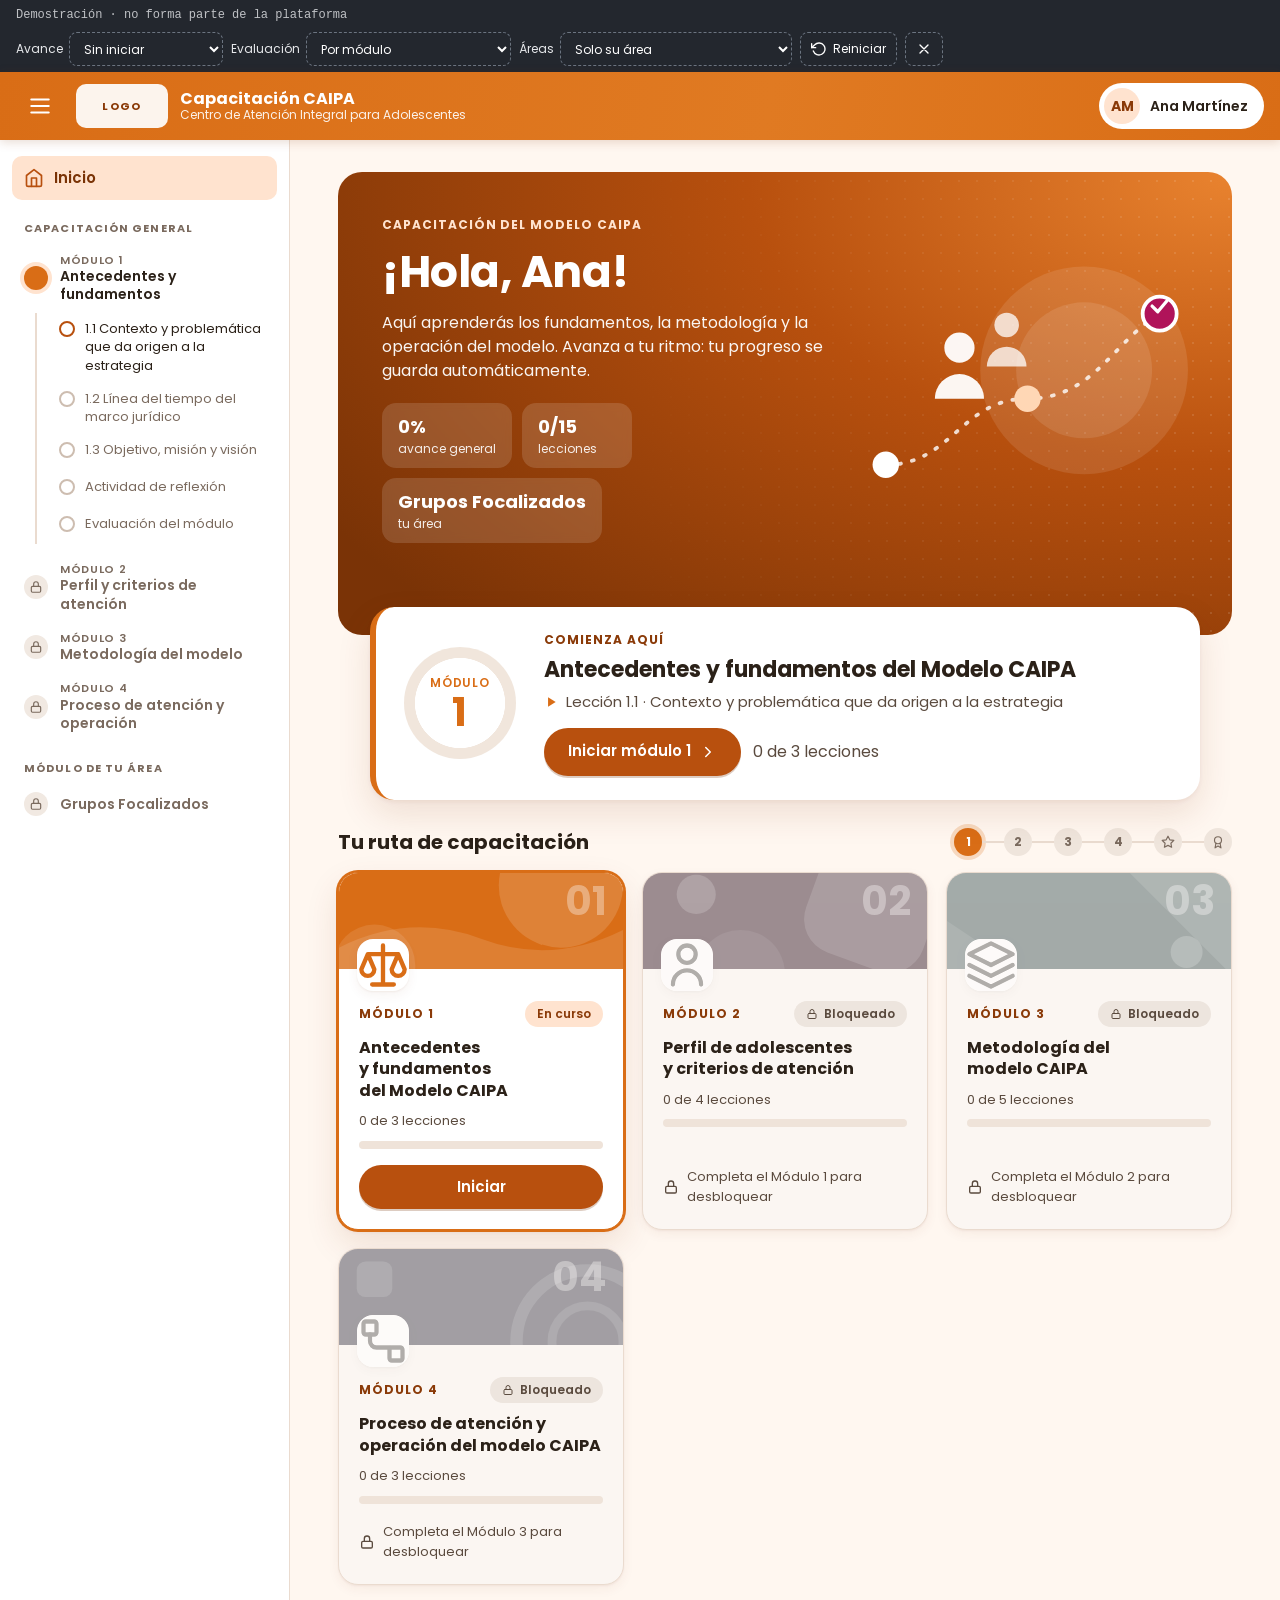
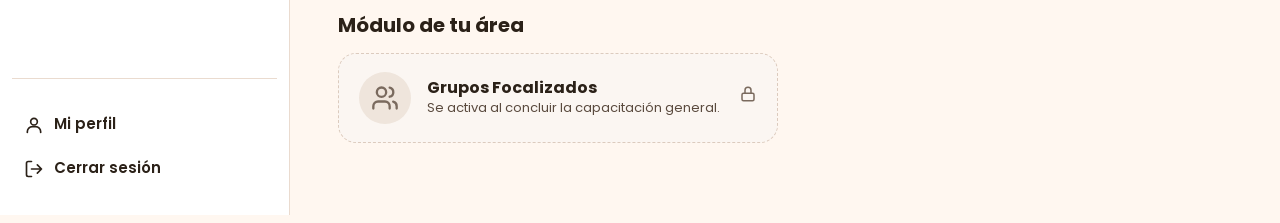
<file: index.html>
<!DOCTYPE html>
<html lang="es">
<head>
  <meta charset="utf-8">
  <meta http-equiv="refresh" content="0; url=prototipo/">
  <title>Capacitación CAIPA</title>
</head>
<body>
  <p>Abriendo el prototipo… <a href="prototipo/">Entrar</a></p>
</body>
</html>
</file>
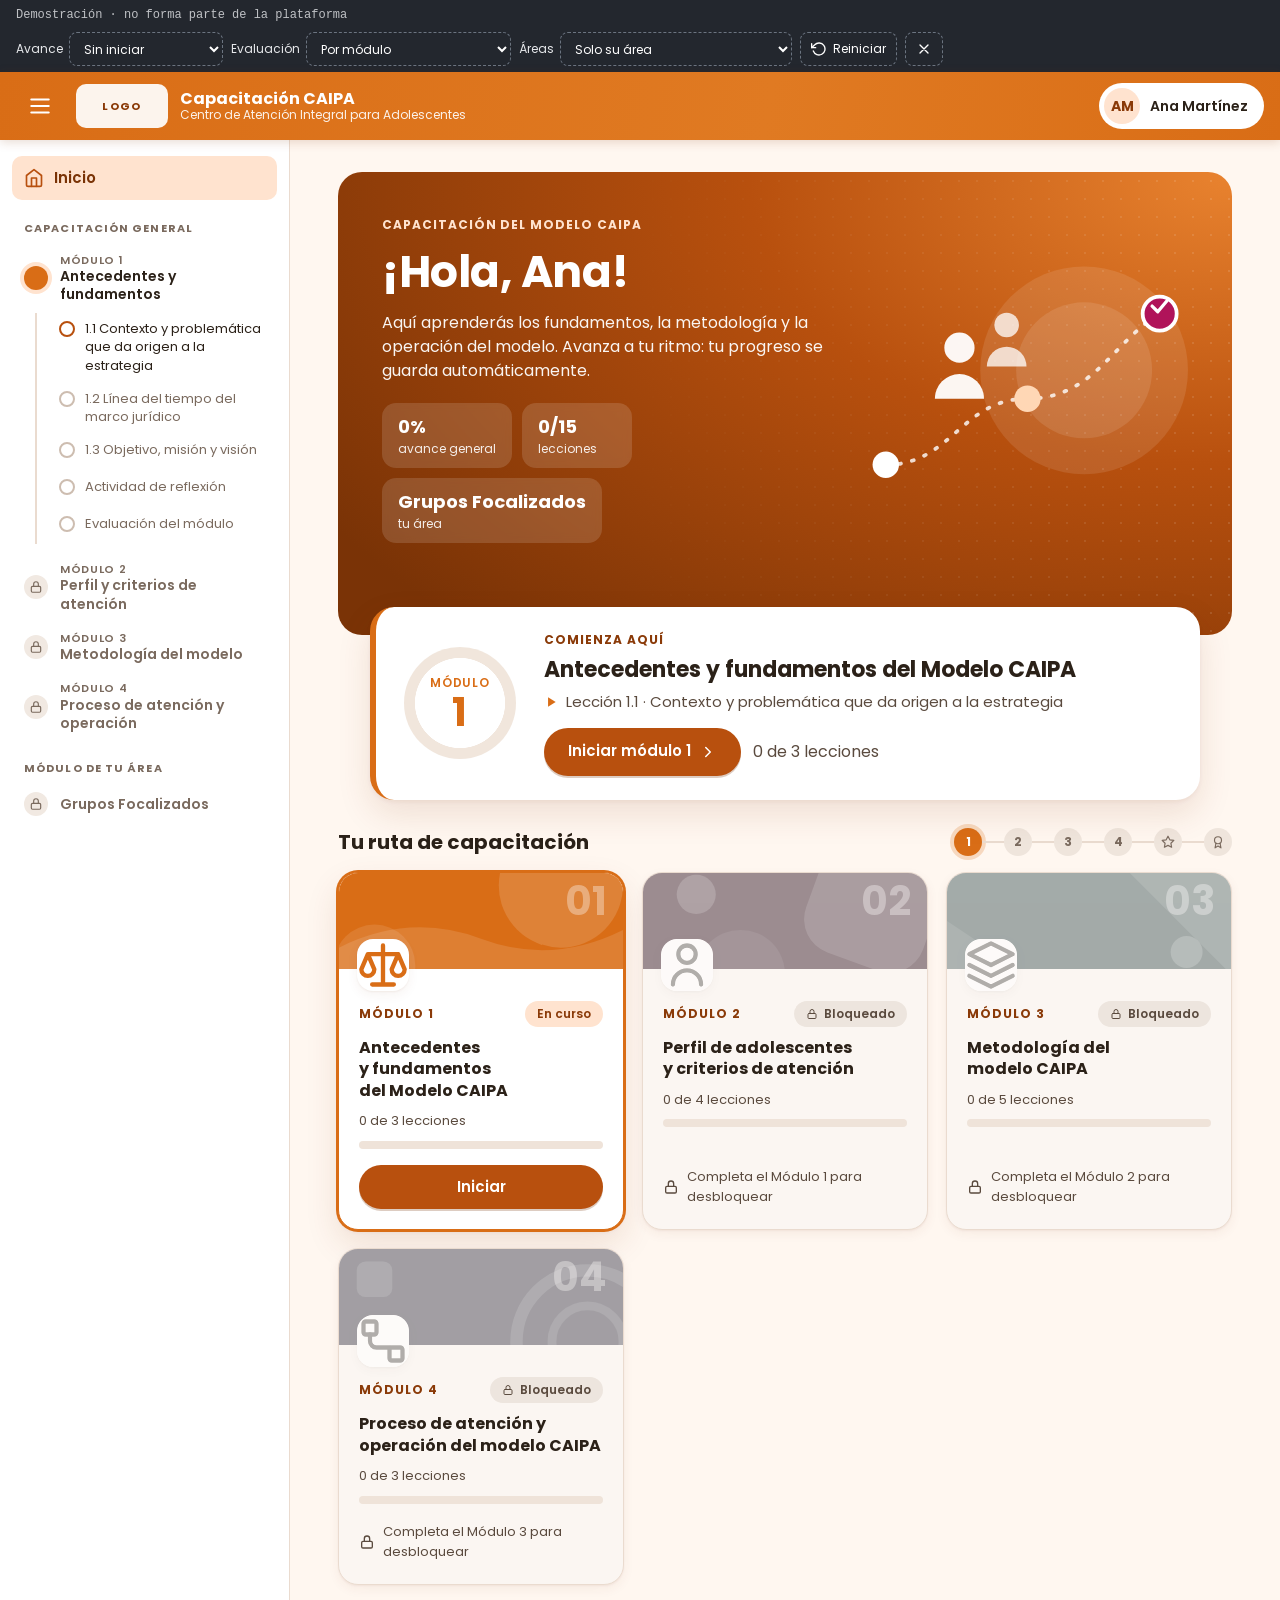
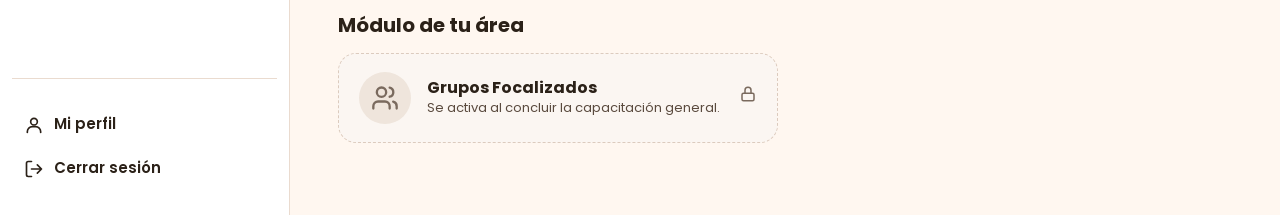
<file: prototipo/index.html>
<!DOCTYPE html>
<html lang="es">
<head>
  <meta charset="utf-8">
  <meta name="viewport" content="width=device-width, initial-scale=1">
  <title>Capacitación CAIPA</title>
  <link rel="preconnect" href="https://fonts.googleapis.com">
  <link rel="preconnect" href="https://fonts.gstatic.com" crossorigin>
  <link href="https://fonts.googleapis.com/css2?family=Poppins:wght@400;500;600;700&display=swap" rel="stylesheet">
  <link rel="stylesheet" href="estilos.css">
</head>
<body>
  <div id="app"></div>
  <div id="aviso" class="aviso" role="status" aria-live="polite"></div>
  <script src="contenido.js"></script>
  <script src="app.js"></script>
</body>
</html>
</file>
<file: prototipo/estilos.css>
/* =====================================================================
   ESTILOS · Plataforma de Capacitación CAIPA
   Paleta basada en el diseño de Tabata (naranja institucional) con
   acentos por módulo para dar ritmo sin perder sobriedad.
   ===================================================================== */
:root {
  --naranja-800: #7A3306;
  --naranja-700: #8A3A08;
  --naranja-600: #B8500E;
  --naranja-500: #D96D16;
  --naranja-300: #F2A35E;
  --naranja-100: #FFE3CF;
  --crema: #FFF7F0;
  --crema-2: #FBEFE5;
  --blanco: #FFFFFF;
  --tinta: #2B2118;
  --tinta-2: #5A4A3E;
  --tinta-3: #7A6A5E;
  --borde: #EADBCF;
  --magenta: #B0135A;
  --magenta-100: #FCE4EF;
  --verde: #2E7D46;
  --verde-800: #1D5A30;
  --verde-100: #E5F3E9;
  --error-100: #FDE8EE;
  --error-800: #8E0F37;
  --sombra-1: 0 1px 2px rgba(122, 52, 8, .06), 0 4px 12px rgba(122, 52, 8, .06);
  --sombra-2: 0 2px 4px rgba(122, 52, 8, .06), 0 14px 34px rgba(122, 52, 8, .12);
  --r-s: 10px; --r-m: 16px; --r-l: 24px;
  --ease: cubic-bezier(.2, .8, .2, 1);
  --menu-w: 290px;
}

* { box-sizing: border-box; }
html { -webkit-text-size-adjust: 100%; }
body {
  margin: 0; background: var(--crema); color: var(--tinta);
  font-family: 'Poppins', 'Segoe UI', system-ui, sans-serif; font-size: 16px; line-height: 1.5;
  -webkit-font-smoothing: antialiased;
}
button, select, textarea { font: inherit; color: inherit; }
button { cursor: pointer; }
button:disabled { cursor: default; }
:focus-visible { outline: 3px solid var(--naranja-300); outline-offset: 2px; border-radius: 6px; }
h1, h2, h3 { margin: 0; line-height: 1.2; text-wrap: balance; }
p { margin: 0; }
.ic { flex: none; }
.muted { color: var(--tinta-2); }
.small { font-size: 13px; }
.eyebrow { font-size: 12px; font-weight: 700; letter-spacing: .08em; text-transform: uppercase; color: var(--naranja-700); }
.eyebrow.claro { color: #FFE3CF; }
.der { display: flex; justify-content: flex-end; }

/* ---------- Botones ---------- */
.btn {
  display: inline-flex; align-items: center; justify-content: center; gap: 8px;
  min-height: 48px; padding: 0 24px; border: 0; border-radius: 999px;
  background: var(--naranja-600); color: #fff; font-size: 15px; font-weight: 600;
  transition: background .15s, transform .15s var(--ease), box-shadow .15s;
  box-shadow: 0 2px 0 rgba(122, 52, 8, .25);
}
.btn:hover:not(:disabled) { background: var(--naranja-700); }
.btn:active:not(:disabled) { transform: scale(.97); }
.btn.sec { background: var(--blanco); color: var(--naranja-700); box-shadow: inset 0 0 0 1.5px var(--naranja-600); }
.btn.sec:hover:not(:disabled) { background: var(--crema); }
.btn.verde { background: var(--verde); box-shadow: 0 2px 0 rgba(29, 90, 48, .3); }
.btn.verde:hover:not(:disabled) { background: var(--verde-800); }
.btn.full { width: 100%; }
.btn.sm { min-height: 40px; padding: 0 16px; font-size: 14px; }
.btn:disabled { opacity: .45; }
.btns { display: flex; flex-wrap: wrap; align-items: center; gap: 12px; }
.btns.centro { justify-content: center; }
.link { display: inline-flex; align-items: center; gap: 4px; min-height: 44px; padding: 0 10px 0 4px; border: 0; background: none; color: var(--naranja-700); font-weight: 600; font-size: 14px; border-radius: 8px; }
.link:hover { background: var(--naranja-100); }
.icon-btn { width: 48px; height: 48px; display: grid; place-items: center; border: 0; border-radius: 12px; background: transparent; color: #fff; }
.icon-btn:hover { background: rgba(255, 255, 255, .15); }

/* ---------- Chips ---------- */
.chip { display: inline-flex; align-items: center; gap: 6px; padding: 4px 12px; border-radius: 999px; font-size: 12px; font-weight: 600; white-space: nowrap; }
.chip-ok { background: var(--verde-100); color: var(--verde-800); }
.chip-cur { background: var(--naranja-100); color: var(--naranja-700); }
.chip-off { background: #EDE5DE; color: var(--tinta-2); }
.chip-mod { background: color-mix(in srgb, var(--mc, var(--naranja-500)) 14%, white); color: color-mix(in srgb, var(--mc, var(--naranja-600)) 80%, black); font-size: 13px; }
.chip-mag { background: var(--magenta-100); color: var(--magenta); font-size: 13px; }

.barra { height: 8px; border-radius: 999px; background: #EFE3D9; overflow: hidden; }
.barra > div { height: 100%; border-radius: inherit; background: var(--naranja-500); transition: width .6s var(--ease); }

.anillo {
  flex: none; border-radius: 50%; display: grid; place-content: center; text-align: center;
  background: radial-gradient(closest-side, var(--blanco) 80%, transparent 81%), conic-gradient(var(--c) calc(var(--p) * 1%), #F1E6DC 0);
  color: var(--c); animation: giro .9s var(--ease) both;
}
.anillo b { font-size: 40px; line-height: 1; font-weight: 700; }
.anillo small { font-size: 12px; font-weight: 600; text-transform: uppercase; letter-spacing: .06em; }
@property --p { syntax: '<number>'; inherits: true; initial-value: 0; }
@keyframes giro { from { --p: 0; } }

/* ---------- Demo ---------- */
.demo { background: #23272E; color: #E6E8EB; padding: 6px 16px; display: flex; flex-wrap: wrap; align-items: center; justify-content: space-between; gap: 8px 16px; font-size: 12px; }
.demo-t { font-family: ui-monospace, Consolas, monospace; opacity: .8; }
.demo-c { display: flex; flex-wrap: wrap; gap: 8px; align-items: center; }
.demo button, .demo select { min-height: 34px; padding: 0 10px; border: 1px dashed #6B7480; border-radius: 8px; background: transparent; color: #fff; font-size: 12px; display: inline-flex; align-items: center; gap: 6px; }
.demo select option { color: #000; }
.demo-sel { display: inline-flex; align-items: center; gap: 6px; }
.demo-mini { position: fixed; z-index: 60; left: 12px; bottom: 12px; padding: 8px 12px; border: 0; border-radius: 999px; background: #23272E; color: #fff; font-size: 12px; opacity: .7; }
.demo-mini:hover { opacity: 1; }

/* ---------- Encabezado ---------- */
.top {
  position: sticky; top: 0; z-index: 40;
  display: flex; align-items: center; gap: 12px; padding: 10px 16px;
  background: linear-gradient(100deg, var(--naranja-500), #E07A22 60%, var(--naranja-500));
  box-shadow: 0 2px 10px rgba(122, 52, 8, .18);
}
.logo { display: flex; align-items: center; gap: 12px; min-width: 0; }
.logo-slot { flex: none; width: 92px; height: 44px; border-radius: 10px; background: rgba(255, 255, 255, .92); color: var(--naranja-700); display: grid; place-items: center; font-size: 11px; font-weight: 700; letter-spacing: .12em; }
.logo-txt { display: flex; flex-direction: column; color: #fff; line-height: 1.2; min-width: 0; }
.logo-txt b { font-size: 16px; }
.logo-txt small { font-size: 12px; opacity: .9; white-space: nowrap; overflow: hidden; text-overflow: ellipsis; }
.usuario { margin-left: auto; display: flex; align-items: center; gap: 10px; padding: 5px 16px 5px 5px; border-radius: 999px; background: #fff; }
.avatar { width: 36px; height: 36px; border-radius: 50%; display: grid; place-items: center; background: var(--naranja-100); color: var(--naranja-700); font-weight: 700; font-size: 14px; }
.u-nom { font-weight: 600; font-size: 14px; }

/* ---------- Marco y menú lateral ---------- */
.marco { display: flex; align-items: flex-start; min-height: calc(100vh - 68px); }
.lateral {
  width: var(--menu-w); flex: none; align-self: stretch;
  background: var(--blanco); border-right: 1px solid var(--borde);
  padding: 16px 12px 24px; display: none; flex-direction: column; gap: 2px;
}
.lateral.abierto { display: flex; }
.velo { display: none; }
.n-home, .n-link { display: flex; align-items: center; gap: 10px; min-height: 44px; padding: 0 12px; border: 0; border-radius: var(--r-s); background: none; font-weight: 600; font-size: 15px; text-align: left; color: var(--tinta); }
.n-home:hover, .n-link:hover { background: var(--crema); }
.n-home.viendo { background: var(--naranja-100); color: var(--naranja-800); }
.n-home .ic { color: var(--naranja-600); }
.n-cap { margin: 18px 12px 6px; font-size: 11px; font-weight: 700; letter-spacing: .1em; text-transform: uppercase; color: var(--tinta-3); }
.n-mod-t { width: 100%; display: flex; align-items: center; gap: 12px; padding: 8px 12px; border: 0; border-radius: var(--r-s); background: none; text-align: left; font-size: 14px; font-weight: 600; line-height: 1.3; color: var(--tinta); }
.n-mod-t small { display: block; font-size: 11px; font-weight: 600; color: var(--tinta-3); text-transform: uppercase; letter-spacing: .06em; }
button.n-mod-t:hover:not(:disabled) { background: var(--crema); }
.n-mod.bloq .n-mod-t { color: var(--tinta-3); }
.n-est { flex: none; width: 24px; height: 24px; border-radius: 50%; display: grid; place-items: center; background: #F1E9E2; color: var(--tinta-3); }
.n-est.ok { background: var(--verde-100); color: var(--verde); }
.n-est.cur { background: var(--naranja-500); box-shadow: 0 0 0 4px var(--naranja-100); }
.n-sub { display: flex; flex-direction: column; gap: 1px; margin: 2px 0 8px 23px; padding-left: 12px; border-left: 2px solid var(--borde); }
.n-item { display: flex; align-items: flex-start; gap: 10px; min-height: 36px; padding: 7px 10px; border: 0; border-radius: 8px; background: none; text-align: left; font-size: 13px; line-height: 1.4; color: var(--tinta); }
.n-item:hover:not(:disabled) { background: var(--crema); }
.n-item.viendo { background: var(--naranja-100); font-weight: 600; }
.n-item.off { color: var(--tinta-3); }
.n-dot { flex: none; width: 16px; height: 16px; margin-top: 1px; border-radius: 50%; border: 2px solid var(--naranja-600); display: grid; place-items: center; color: #fff; }
.n-item.off .n-dot { border-color: #CDBDB0; }
.n-item.hecho .n-dot { background: var(--verde); border-color: var(--verde); }
.n-item.viendo:not(.hecho) .n-dot { background: var(--naranja-600); }
.n-pie { margin-top: auto; padding-top: 24px; border-top: 1px solid var(--borde); display: flex; flex-direction: column; }

.vista { flex: 1; min-width: 0; padding: 32px clamp(16px, 4vw, 48px) 72px; animation: entra .35s var(--ease) both; }
.vista.quieta, .quieto { animation: none !important; }
.vista.quieta .anillo, .vista.quieta .ideas li { animation: none; }
@keyframes entra { from { opacity: 0; transform: translateY(8px); } }

/* ---------- Inicio ---------- */
.inicio { max-width: 1120px; margin: 0 auto; display: flex; flex-direction: column; gap: 28px; }
.hero {
  position: relative; overflow: hidden; border-radius: var(--r-l);
  background: radial-gradient(120% 140% at 100% 0%, #E9832F 0%, var(--naranja-600) 45%, var(--naranja-800) 100%);
  color: #fff; padding: clamp(24px, 4vw, 44px); padding-bottom: calc(clamp(24px, 4vw, 44px) + 48px); display: flex; align-items: center; gap: 24px;
}
.hero::after { content: ''; position: absolute; inset: 0; background-image: radial-gradient(rgba(255,255,255,.12) 1px, transparent 1.5px); background-size: 18px 18px; mask-image: linear-gradient(90deg, transparent 30%, #000); pointer-events: none; }
.hero-txt { position: relative; z-index: 1; flex: 1 1 420px; display: flex; flex-direction: column; gap: 12px; }
.hero h1 { font-size: clamp(30px, 4.4vw, 44px); font-weight: 700; letter-spacing: -.01em; }
.hero p { max-width: 52ch; opacity: .95; }
.hero-stats { display: flex; flex-wrap: wrap; gap: 10px; margin-top: 8px; }
.hero-stats div { display: flex; flex-direction: column; padding: 10px 16px; border-radius: 14px; background: rgba(255, 255, 255, .14); backdrop-filter: blur(4px); min-width: 110px; }
.hero-stats b { font-size: 18px; }
.hero-stats span { font-size: 12px; opacity: .9; }
.hero-art { position: relative; z-index: 1; flex: 0 1 340px; }
.hero-art svg { width: 100%; height: auto; display: block; }

.sigue {
  --mc: var(--naranja-500);
  display: flex; flex-wrap: wrap; align-items: center; gap: 28px;
  margin-top: -56px; margin-inline: clamp(0px, 3vw, 32px); position: relative; z-index: 2;
  background: var(--blanco); border-radius: var(--r-l); padding: 24px 28px; box-shadow: var(--sombra-2);
  border-left: 6px solid var(--mc);
}
.sigue.ok { --mc: var(--verde); }
.sigue-c { flex: 1 1 320px; display: flex; flex-direction: column; gap: 8px; min-width: 0; }
.sigue h2 { font-size: 22px; }
.sigue-next { display: flex; align-items: center; gap: 8px; color: var(--tinta-2); font-size: 15px; }
.sigue-next .ic { color: var(--mc); }
.sigue .btns { margin-top: 6px; }

.bloque { display: flex; flex-direction: column; gap: 16px; }
.bloque-h { display: flex; flex-wrap: wrap; align-items: center; justify-content: space-between; gap: 12px; }
.bloque h2 { font-size: 20px; }
.ruta { list-style: none; margin: 0; padding: 0; display: flex; align-items: center; }
.paso { display: flex; align-items: center; }
.paso + .paso::before { content: ''; width: 22px; height: 2px; background: var(--borde); }
.paso.listo + .paso::before { background: var(--verde); }
.paso span { width: 28px; height: 28px; border-radius: 50%; display: grid; place-items: center; font-size: 12px; font-weight: 700; background: #EFE5DC; color: var(--tinta-3); }
.paso.actual span { background: var(--mc, var(--naranja-500)); color: #fff; box-shadow: 0 0 0 4px color-mix(in srgb, var(--mc, var(--naranja-500)) 22%, transparent); }
.paso.listo span { background: var(--verde); color: #fff; }

.mods { display: grid; grid-template-columns: repeat(auto-fill, minmax(240px, 1fr)); gap: 18px; }
.mod { display: flex; flex-direction: column; background: var(--blanco); border-radius: 20px; overflow: hidden; box-shadow: var(--sombra-1); border: 1px solid var(--borde); transition: transform .2s var(--ease), box-shadow .2s; }
.mod:not(.bloq):hover { transform: translateY(-3px); box-shadow: var(--sombra-2); }
.mod.actual { border-color: var(--mc); box-shadow: 0 0 0 2px var(--mc), var(--sombra-2); }
.mod-cover { position: relative; height: 96px; color: #fff; }
.mod-cover svg { width: 100%; height: 100%; display: block; }
.mod-ic { position: absolute; left: 18px; bottom: -22px; width: 52px; height: 52px; border-radius: 16px; background: var(--blanco); color: var(--mc); display: grid; place-items: center; box-shadow: var(--sombra-1); }
.mod-num { position: absolute; right: 16px; top: 8px; font-size: 40px; font-weight: 700; color: rgba(255, 255, 255, .35); line-height: 1; }
.mod-body { flex: 1; display: flex; flex-direction: column; gap: 10px; padding: 32px 20px 20px; }
.mod-top { display: flex; align-items: center; justify-content: space-between; gap: 8px; }
.mod h3 { font-size: 16px; line-height: 1.35; }
.mod .muted { font-size: 13px; }
.mod .sub { font-size: 13px; font-weight: 600; color: var(--naranja-700); }
.mod-acc { margin-top: auto; padding-top: 6px; }
.mod .btn { min-height: 44px; }
.mod.bloq { background: #FBF6F2; }
.mod.bloq .mod-cover { filter: grayscale(.85) brightness(1.05); opacity: .55; }
.mod.bloq .mod-ic { color: var(--tinta-3); }
.lock { display: flex; align-items: center; gap: 8px; min-height: 44px; font-size: 13px; color: var(--tinta-2); }

.areas { display: grid; grid-template-columns: repeat(auto-fill, minmax(300px, 1fr)); gap: 14px; }
.area { display: flex; align-items: center; gap: 16px; padding: 18px 20px; border-radius: 18px; background: #FBF6F2; border: 1px dashed #DCCBBE; }
.area > div { flex: 1; min-width: 0; }
.area h3 { font-size: 16px; }
.area p { font-size: 13px; color: var(--tinta-2); }
.area-ic { flex: none; width: 52px; height: 52px; border-radius: 50%; display: grid; place-items: center; background: #EFE5DC; color: var(--tinta-3); }
.area-lock { color: var(--tinta-3); }
.area.abierta { background: var(--blanco); border: 1px solid var(--naranja-300); box-shadow: var(--sombra-1); }
.area.abierta .area-ic { background: var(--naranja-100); color: var(--naranja-600); }

/* ---------- Lección ---------- */
.leccion, .estrecho { max-width: 880px; margin: 0 auto; display: flex; flex-direction: column; gap: 18px; }
.estrecho { max-width: 780px; }
.migas { display: flex; flex-wrap: wrap; align-items: center; gap: 8px; font-size: 14px; color: var(--tinta-2); }
.l-head { display: flex; flex-direction: column; align-items: flex-start; gap: 10px; }
.l-head h1 { font-size: clamp(24px, 3.4vw, 32px); }
.l-meta { display: flex; flex-wrap: wrap; gap: 8px 20px; font-size: 14px; color: var(--tinta-2); }
.l-meta > span { display: inline-flex; align-items: flex-start; gap: 6px; }
.l-meta .ic { margin-top: 3px; color: var(--mc); }
.l-meta b { color: var(--tinta); margin-right: 2px; }
.segs { display: flex; gap: 6px; }
.seg { flex: 1; height: 8px; padding: 0; border: 0; border-radius: 999px; background: #EADFD5; transition: background .3s; }
.seg.on { background: var(--mc); }
.seg:hover { background: color-mix(in srgb, var(--mc) 55%, #EADFD5); }
.seg.on:hover { background: var(--mc); }
.tarjeta { background: var(--blanco); border-radius: 22px; padding: clamp(20px, 4vw, 36px); box-shadow: var(--sombra-2); display: flex; flex-direction: column; gap: 18px; animation: entra .35s var(--ease) both; }
.l-card { min-height: 300px; }
.l-card > h2 { font-size: 22px; color: color-mix(in srgb, var(--mc) 75%, black); }
.p { font-size: 17px; line-height: 1.7; }
.p-dest { font-size: 20px; line-height: 1.5; font-weight: 700; color: color-mix(in srgb, var(--mc) 75%, black); padding-left: 16px; border-left: 4px solid var(--mc); }
.cita { margin: 0; display: flex; gap: 16px; align-items: flex-start; padding: 26px; border-radius: var(--r-m); background: linear-gradient(135deg, var(--crema), #FFF); border: 1px solid var(--borde); }
.cita .ic { color: var(--magenta); }
.cita p { font-size: 18px; line-height: 1.65; font-weight: 500; }
.nota { display: flex; gap: 14px; padding: 18px 20px; border-radius: var(--r-m); background: #FFFBF7; border: 1.5px solid #F0C9A6; }
.nota .ic { color: var(--naranja-600); margin-top: 2px; }
.nota b { color: var(--naranja-700); }
.nota p { font-size: 15px; line-height: 1.6; margin-top: 4px; }
.video { aspect-ratio: 16 / 9; width: 100%; border-radius: var(--r-m); background: radial-gradient(circle at 30% 20%, #4A3628, #1F1712); color: #fff; display: flex; flex-direction: column; align-items: center; justify-content: center; gap: 12px; padding: 24px; text-align: center; }
.video .play { width: 76px; height: 76px; border-radius: 50%; display: grid; place-items: center; background: var(--naranja-600); box-shadow: 0 0 0 10px rgba(217, 109, 22, .25); transition: transform .2s var(--ease); }
.video:hover .play { transform: scale(1.06); }
.video.mag .play { background: var(--magenta); box-shadow: 0 0 0 10px rgba(176, 19, 90, .25); }
.video > span:last-child { font-size: 14px; opacity: .8; }
.figura { margin: 0; display: flex; flex-direction: column; gap: 8px; }
.figura img { width: 100%; border-radius: var(--r-m); display: block; }
.img-ph { aspect-ratio: 16 / 7; border-radius: var(--r-m); border: 2px dashed #DCC6B4; background: repeating-linear-gradient(45deg, #FFF9F4, #FFF9F4 12px, #FDF1E7 12px, #FDF1E7 24px); color: var(--tinta-3); display: flex; flex-direction: column; align-items: center; justify-content: center; gap: 8px; text-align: center; padding: 16px; font-size: 14px; }
.figura figcaption { font-size: 13px; color: var(--tinta-3); }
.dos { display: grid; grid-template-columns: repeat(auto-fit, minmax(240px, 1fr)); gap: 16px; }
.dos > div { padding: 22px; border-radius: var(--r-m); display: flex; flex-direction: column; gap: 8px; }
.dos b { font-size: 18px; }
.dos p { font-size: 15px; line-height: 1.65; }
.dos-a { background: var(--crema); } .dos-a b { color: var(--naranja-600); }
.dos-b { background: var(--magenta-100); } .dos-b b { color: var(--magenta); }
.ideas { list-style: none; margin: 0; padding: 0; display: flex; flex-direction: column; gap: 10px; }
.ideas li { display: flex; gap: 12px; align-items: flex-start; padding: 14px 16px; border-radius: 14px; background: var(--crema); font-size: 16px; line-height: 1.55; animation: entra .4s var(--ease) both; animation-delay: var(--d); }
.ideas .ic { color: var(--verde); margin-top: 3px; }
.pend { border: 1.5px dashed #D9C6B7; border-radius: var(--r-m); padding: 28px; text-align: center; color: var(--tinta-2); font-size: 15px; }
.l-nav { display: flex; flex-wrap: wrap; justify-content: space-between; gap: 12px; }

/* ---------- Línea del tiempo ---------- */
.tl { display: flex; flex-direction: column; gap: 16px; }
.tl-top { display: flex; flex-wrap: wrap; align-items: center; justify-content: space-between; gap: 10px 20px; }
.tl-top .muted { font-size: 14px; }
.tl-prog { display: flex; align-items: center; gap: 10px; font-size: 13px; font-weight: 600; color: var(--tinta-2); }
.tl-prog .barra { width: 120px; }
.tl-filtros { display: flex; flex-wrap: wrap; gap: 8px; }
.tl-f { display: inline-flex; align-items: center; gap: 8px; min-height: 36px; padding: 0 14px; border-radius: 999px; border: 1.5px solid var(--borde); background: var(--blanco); font-size: 13px; font-weight: 600; color: var(--tinta-2); transition: all .15s; }
.tl-f i { width: 10px; height: 10px; border-radius: 50%; background: var(--ac); }
.tl-f:hover { border-color: var(--ac); }
.tl-f.on { background: var(--ac); border-color: var(--ac); color: #fff; }
.tl-f.on i { background: #fff; }
.tl-pista { overflow-x: auto; scroll-snap-type: x proximity; padding: 4px 4px 8px; margin: 0 -4px; scrollbar-width: thin; }
.tl-eje { list-style: none; margin: 0; padding: 0; display: flex; align-items: flex-start; min-width: max-content; }
.tl-eje > li { scroll-snap-align: center; }
.tl-gap { position: relative; width: 22px; height: 44px; flex: none; }
.tl-gap::before { content: ''; position: absolute; left: -6px; right: -6px; top: 21px; height: 3px; background: #E6D7CA; border-radius: 2px; }
.tl-gap.largo { width: 64px; }
.tl-gap.largo::before { background: repeating-linear-gradient(90deg, #E6D7CA 0 6px, transparent 6px 11px); }
.tl-gap span { position: absolute; left: 50%; top: 0; transform: translateX(-50%); font-size: 10px; font-weight: 600; color: var(--tinta-3); white-space: nowrap; }
.tl-nodo { position: relative; z-index: 1; display: flex; flex-direction: column; align-items: center; gap: 8px; padding: 6px 4px; border: 0; background: none; border-radius: 12px; min-width: 52px; }
.tl-pt { width: 32px; height: 32px; border-radius: 50%; display: grid; place-items: center; background: var(--blanco); border: 3px solid var(--ac); color: var(--ac); transition: transform .2s var(--ease), background .2s, box-shadow .2s; }
.tl-nodo.clave .tl-pt { width: 38px; height: 38px; margin-top: -3px; }
.tl-nodo.visto .tl-pt { background: var(--as); }
.tl-nodo:hover .tl-pt { transform: scale(1.1); }
.tl-nodo.on .tl-pt { background: var(--ac); color: #fff; transform: scale(1.18); box-shadow: 0 0 0 6px color-mix(in srgb, var(--ac) 22%, transparent); }
.tl-anio { font-size: 14px; font-weight: 700; color: var(--tinta-2); }
.tl-nodo.on .tl-anio { color: var(--ac); }
.tl-det { display: flex; flex-wrap: wrap; border-radius: 20px; overflow: hidden; background: var(--blanco); border: 1.5px solid color-mix(in srgb, var(--ac) 35%, white); box-shadow: var(--sombra-1); animation: entra .3s var(--ease) both; }
.tl-det-media { flex: 1 1 200px; min-height: 160px; background: linear-gradient(135deg, var(--ac), color-mix(in srgb, var(--ac) 60%, black)); display: grid; place-items: center; position: relative; overflow: hidden; }
.tl-det-media::before { content: ''; position: absolute; width: 220px; height: 220px; border-radius: 50%; border: 26px solid rgba(255, 255, 255, .1); right: -70px; top: -70px; }
.tl-det-media img { width: 100%; height: 100%; object-fit: cover; }
.tl-det-anio { font-size: 64px; font-weight: 700; color: #fff; letter-spacing: -.02em; position: relative; }
.tl-det-c { flex: 2 1 300px; padding: 22px 24px; display: flex; flex-direction: column; gap: 10px; }
.tl-det-tags { display: flex; flex-wrap: wrap; align-items: center; gap: 8px; }
.tl-amb { padding: 3px 10px; border-radius: 999px; background: var(--as); color: var(--ac); font-size: 12px; font-weight: 700; }
.tl-clave { display: inline-flex; align-items: center; gap: 4px; padding: 3px 10px; border-radius: 999px; background: var(--magenta); color: #fff; font-size: 12px; font-weight: 600; }
.tl-det h3 { font-size: 19px; line-height: 1.3; }
.tl-det p { font-size: 16px; line-height: 1.6; color: var(--tinta-2); }
.tl-det-nav { margin-top: auto; padding-top: 8px; display: flex; align-items: center; justify-content: space-between; gap: 8px; }
.tl-ok { display: flex; align-items: center; gap: 8px; padding: 12px 16px; border-radius: 12px; background: var(--verde-100); color: var(--verde-800); font-weight: 600; font-size: 14px; }

/* ---------- Reflexión / evaluación ---------- */
.campo { display: flex; flex-direction: column; gap: 8px; }
.campo label { display: flex; gap: 10px; font-weight: 600; font-size: 15px; line-height: 1.5; }
.num { flex: none; width: 26px; height: 26px; border-radius: 50%; display: grid; place-items: center; background: var(--magenta-100); color: var(--magenta); font-size: 13px; font-weight: 700; }
textarea { width: 100%; border: 1.5px solid #D8C5B6; border-radius: 12px; padding: 12px 14px; font-size: 15px; line-height: 1.5; background: var(--blanco); resize: vertical; transition: border-color .15s, box-shadow .15s; }
textarea:focus { outline: none; border-color: var(--magenta); box-shadow: 0 0 0 4px var(--magenta-100); }
.error { padding: 12px 16px; border-radius: 12px; background: var(--error-100); color: var(--error-800); font-size: 14px; line-height: 1.5; }
.exito { padding: 12px 16px; border-radius: 12px; background: var(--verde-100); color: var(--verde-800); font-size: 15px; }
.reglas { list-style: none; margin: 0; padding: 0; display: flex; flex-direction: column; gap: 12px; }
.reglas li { display: flex; gap: 12px; align-items: flex-start; font-size: 15px; }
.reglas .ic { color: var(--naranja-600); margin-top: 2px; }
.intentos { display: flex; flex-wrap: wrap; align-items: center; justify-content: space-between; gap: 10px; padding: 12px 16px; border-radius: 12px; background: var(--crema); color: var(--naranja-700); font-size: 15px; }
.ints { display: flex; gap: 6px; }
.int { width: 14px; height: 14px; border-radius: 50%; border: 2px solid var(--naranja-600); }
.int.usado { background: var(--naranja-600); }
.qdots { display: flex; flex-wrap: wrap; gap: 8px; }
.qdot { width: 40px; height: 40px; border-radius: 12px; border: 1.5px solid var(--borde); background: var(--blanco); font-size: 14px; font-weight: 600; color: var(--tinta-2); }
.qdot.resp { background: var(--naranja-100); border-color: var(--naranja-300); color: var(--naranja-800); }
.qdot.on { border-color: var(--naranja-600); box-shadow: 0 0 0 3px var(--naranja-100); color: var(--tinta); }
.pregunta h2 { font-size: 20px; line-height: 1.4; }
.ops { display: flex; flex-direction: column; gap: 10px; }
.op { display: flex; align-items: flex-start; gap: 14px; min-height: 54px; padding: 12px 16px; border-radius: 14px; border: 1.5px solid var(--borde); background: var(--blanco); text-align: left; font-size: 15px; line-height: 1.5; transition: border-color .15s, background .15s, transform .1s; }
.op:hover { border-color: var(--naranja-300); background: #FFFCF9; }
.op:active { transform: scale(.99); }
.op.on { border-color: var(--naranja-600); background: var(--crema); }
.op-l { flex: none; width: 28px; height: 28px; border-radius: 50%; display: grid; place-items: center; background: #F3EAE3; color: var(--tinta-2); font-size: 13px; font-weight: 700; transition: all .15s; }
.op.on .op-l { background: var(--naranja-600); color: #fff; }
.resultado { flex-direction: row; flex-wrap: wrap; align-items: center; gap: 28px; }
.resultado > div:last-child { flex: 1 1 300px; display: flex; flex-direction: column; gap: 10px; }
.resultado h1 { font-size: 26px; }
.rev { background: var(--blanco); border-radius: 16px; padding: 18px 20px; display: flex; flex-direction: column; gap: 6px; border: 1.5px solid; font-size: 14px; }
.rev.bien { border-color: #BFE0C9; } .rev.mal { border-color: #F2C4D3; }
.rev h3 { font-size: 16px; line-height: 1.45; }
.rev .tu { display: flex; align-items: center; gap: 6px; }
.rev.bien .tu { color: var(--verde-800); } .rev.mal .tu { color: var(--error-800); }
.rev .correcta { color: var(--verde-800); }

.logro { max-width: 640px; margin: 32px auto 0; display: flex; flex-direction: column; align-items: center; gap: 16px; text-align: center; }
.logro h1 { font-size: 32px; }
.logro-ic { position: relative; width: 128px; height: 128px; border-radius: 50%; display: grid; place-items: center; background: var(--verde-100); color: var(--verde); box-shadow: 0 0 0 8px #F1F8F3; animation: pop .5s var(--ease) both; }
@keyframes pop { from { transform: scale(.6); opacity: 0; } }
.confeti i { position: absolute; left: 50%; top: 50%; width: 8px; height: 8px; border-radius: 2px; background: var(--c); opacity: 0; animation: confeti 1s var(--ease) .15s both; }
@keyframes confeti { 0% { opacity: 1; transform: translate(-50%, -50%) scale(.4); } 100% { opacity: 0; transform: translate(calc(-50% + var(--x)), calc(-50% + var(--y))) rotate(160deg); } }

/* ---------- Constancia ---------- */
.const-vista { max-width: 1000px; margin: 0 auto; display: flex; flex-direction: column; gap: 18px; }
.const-acc { display: flex; flex-wrap: wrap; align-items: center; justify-content: space-between; gap: 16px; }
.const-acc h1 { font-size: 28px; }
.const-marco { overflow-x: auto; padding: 4px; }
/* Formato basado en las constancias del Gobierno de Nuevo León */
.const-hoja {
  --dorado: #B8895B; --gris: #3F3F3F;
  position: relative; width: 100%; min-width: 800px; aspect-ratio: 11 / 8.5; margin: 0 auto;
  background: #fff; box-shadow: var(--sombra-2); border-radius: 4px; overflow: hidden;
  padding: 34px 72px 26px; display: flex; flex-direction: column; align-items: center; text-align: center;
  color: var(--gris); font-family: 'Poppins', Arial, sans-serif;
}
.const-raya { position: absolute; width: 4px; background: var(--naranja-500); }
.const-raya.a { left: 44px; top: 0; height: 24%; }
.const-raya.b { right: 104px; bottom: 16%; height: 18%; }
.const-hoja::after { /* sello de esquina */
  content: ''; position: absolute; right: 70px; bottom: 34px; width: 70px; height: 70px; border-radius: 50%;
  border: 3px solid var(--naranja-500); opacity: .5;
  background: radial-gradient(circle, transparent 46%, var(--naranja-500) 47% 52%, transparent 53%);
}
.const-logos { width: 86%; display: flex; align-items: center; justify-content: space-around; gap: 16px; min-height: 84px; }
.const-logos img { max-height: 84px; max-width: 220px; object-fit: contain; }
.const-logos .logo-slot { width: 170px; height: 70px; background: #F6F1EC; color: var(--dorado); }
.const-sep { width: 1px; align-self: stretch; background: linear-gradient(transparent, #C9D3E0, transparent); }
.const-emisor { margin-top: 20px; font-size: 22px; font-weight: 700; letter-spacing: .04em; text-transform: uppercase; }
.const-emisor2 { max-width: 76ch; font-size: 13.5px; font-weight: 600; letter-spacing: .05em; text-transform: uppercase; line-height: 1.5; }
.const-otorga { margin-top: 18px; font-size: 18px; font-weight: 700; letter-spacing: .04em; text-transform: uppercase; }
.const-titulo { font-size: 34px; font-weight: 700; letter-spacing: .05em; text-transform: uppercase; color: var(--gris); line-height: 1.1; }
.const-nombre { position: relative; width: calc(100% + 72px); margin-right: -72px; margin-top: 16px; display: flex; align-items: flex-end; padding: 0 0 6px; border-bottom: 1.5px solid var(--dorado); }
.const-nombre span { position: absolute; left: -48px; bottom: 6px; font-size: 13px; color: var(--tinta); }
.const-nombre b { flex: 1; padding-right: 72px; font-family: Arial, 'Helvetica Neue', sans-serif; font-size: 30px; font-weight: 700; text-transform: uppercase; color: var(--dorado); letter-spacing: .01em; }
.const-por { margin-top: 14px; font-size: 13.5px; font-weight: 700; text-transform: uppercase; color: var(--tinta); }
.const-curso { font-family: Arial, sans-serif; font-size: 20px; font-weight: 700; color: var(--dorado); }
.const-mods { list-style: none; margin: 6px 0 0; padding: 0; display: flex; flex-wrap: wrap; justify-content: center; gap: 4px 14px; font-size: 11px; color: var(--tinta-2); }
.const-mods b { display: inline-grid; place-items: center; width: 16px; height: 16px; border-radius: 50%; background: var(--naranja-100); color: var(--naranja-700); font-size: 9.5px; margin-right: 2px; }
.const-detalle { margin-top: 4px; font-size: 11.5px; color: var(--tinta-2); }
.const-detalle b { color: var(--tinta); }
.const-modalidad { margin-top: 10px; font-size: 13.5px; font-weight: 700; text-transform: uppercase; color: var(--tinta); }
.const-firma { margin-top: auto; display: flex; flex-direction: column; align-items: center; gap: 1px; }
.const-firma img { max-height: 70px; margin-bottom: -8px; }
.firma-esp { width: 360px; height: 54px; }
.const-firma b { width: 380px; padding-top: 6px; border-top: 1.5px solid var(--gris); font-size: 13px; font-weight: 700; letter-spacing: .04em; text-transform: uppercase; }
.const-firma span { font-size: 11.5px; line-height: 1.45; }
.const-pie { width: 100%; display: grid; grid-template-columns: 1fr auto 1fr; align-items: end; margin-top: 6px; font-size: 13px; }
.const-ciudad { justify-self: start; font-weight: 700; text-transform: uppercase; }
.const-fecha { font-size: 15px; color: var(--tinta); }
.const-folio { justify-self: start; padding-left: 24px; font-size: 10px; color: var(--tinta-3); }

@media print {
  @page { size: letter landscape; margin: 0; }
  body { background: #fff; }
  .demo, .demo-mini, .top, .lateral, .velo, .no-print, .aviso { display: none !important; }
  .vista { padding: 0; animation: none; }
  .const-vista, .const-marco { max-width: none; padding: 0; margin: 0; }
  .const-hoja { width: 11in; height: 8.5in; min-width: 0; aspect-ratio: auto; box-shadow: none; border-radius: 0; -webkit-print-color-adjust: exact; print-color-adjust: exact; }
}

/* ---------- Aviso flotante ---------- */
.aviso { position: fixed; z-index: 80; left: 50%; bottom: 24px; transform: translate(-50%, 20px); max-width: calc(100% - 32px); padding: 12px 20px; border-radius: 14px; background: var(--tinta); color: #fff; font-size: 14px; box-shadow: var(--sombra-2); opacity: 0; pointer-events: none; transition: all .25s var(--ease); }
.aviso.on { opacity: 1; transform: translate(-50%, 0); }

/* ---------- Celular y tableta ---------- */
@media (max-width: 1023px) {
  .lateral { position: fixed; z-index: 50; top: 0; bottom: 0; left: 0; width: min(86vw, 320px); overflow-y: auto; display: flex; transform: translateX(-105%); transition: transform .28s var(--ease); box-shadow: var(--sombra-2); }
  .lateral.abierto { transform: none; }
  .con-menu .velo { display: block; position: fixed; inset: 0; z-index: 45; background: rgba(43, 33, 24, .4); }
}
@media (max-width: 640px) {
  .logo-slot { width: 64px; height: 38px; }
  .logo-txt small, .u-nom { display: none; }
  .usuario { padding: 4px; }
  .hero-art { display: none; }
  .sigue { margin-inline: 0; margin-top: -40px; padding: 20px; gap: 18px; }
  .sigue .anillo { width: 88px !important; height: 88px !important; }
  .sigue .anillo b { font-size: 28px; }
  .ruta { display: none; }
  .tl-det-media { min-height: 110px; }
  .tl-det-anio { font-size: 48px; }
  .l-nav .btn, .resultado .btn { flex: 1; }
  .demo-t { display: none; }
  .demo { padding: 6px 10px; }
  .demo-c { flex-wrap: nowrap; overflow-x: auto; width: 100%; }
  .demo-c > * { flex: none; }
}
@media (prefers-reduced-motion: reduce) {
  *, *::before, *::after { animation-duration: .01ms !important; transition-duration: .01ms !important; }
}
</file>
